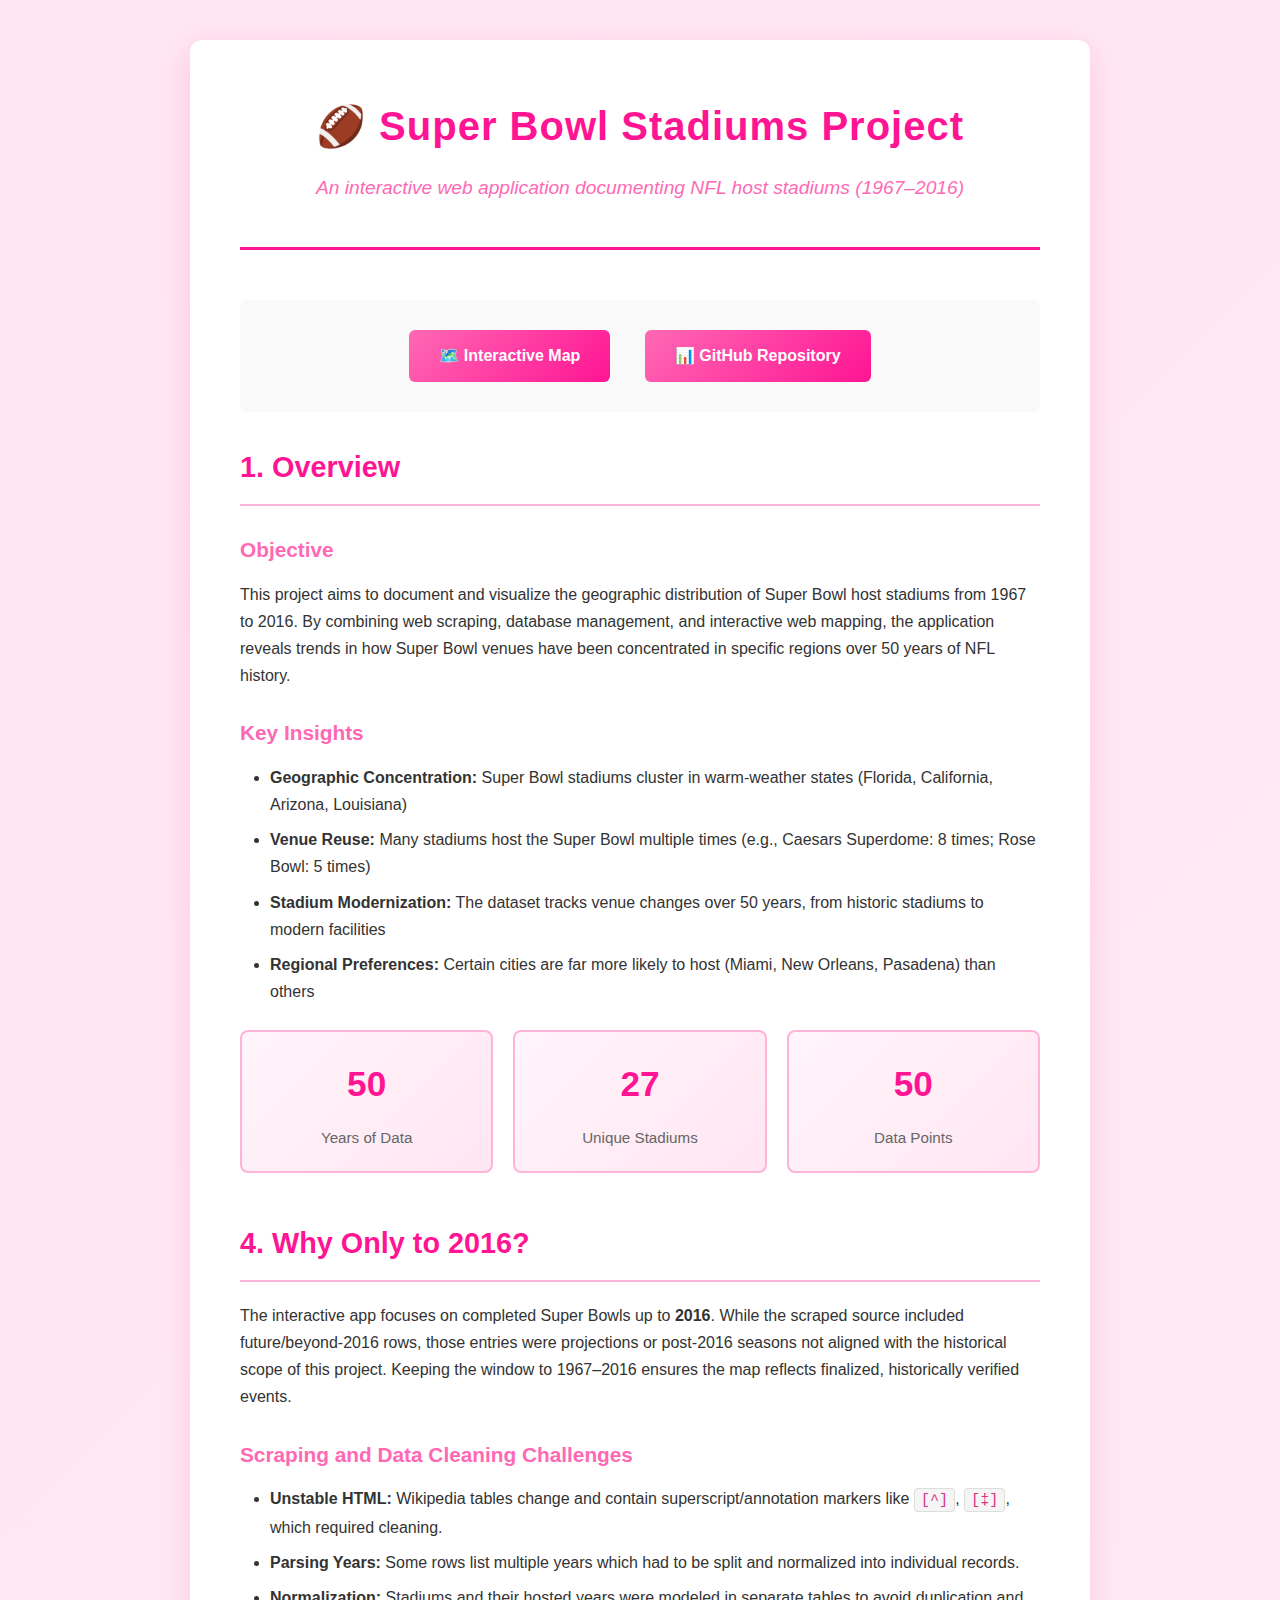
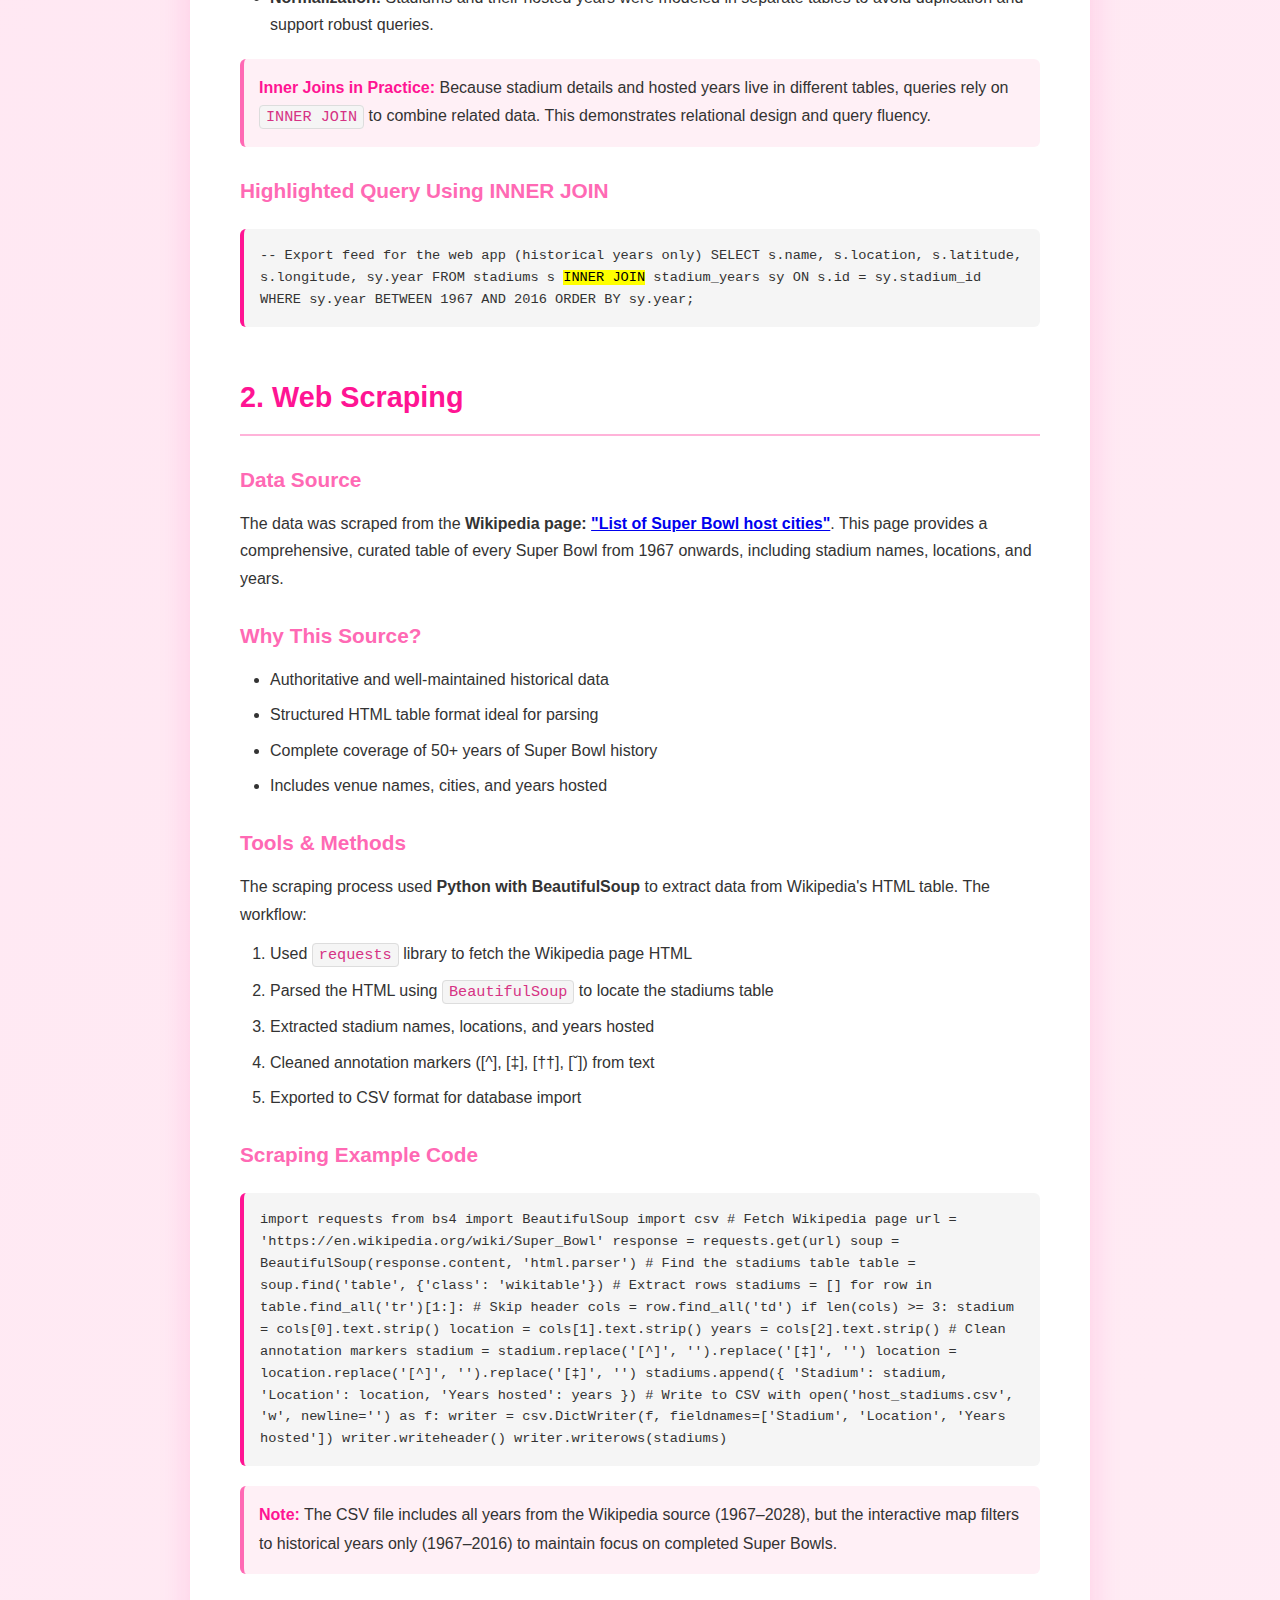
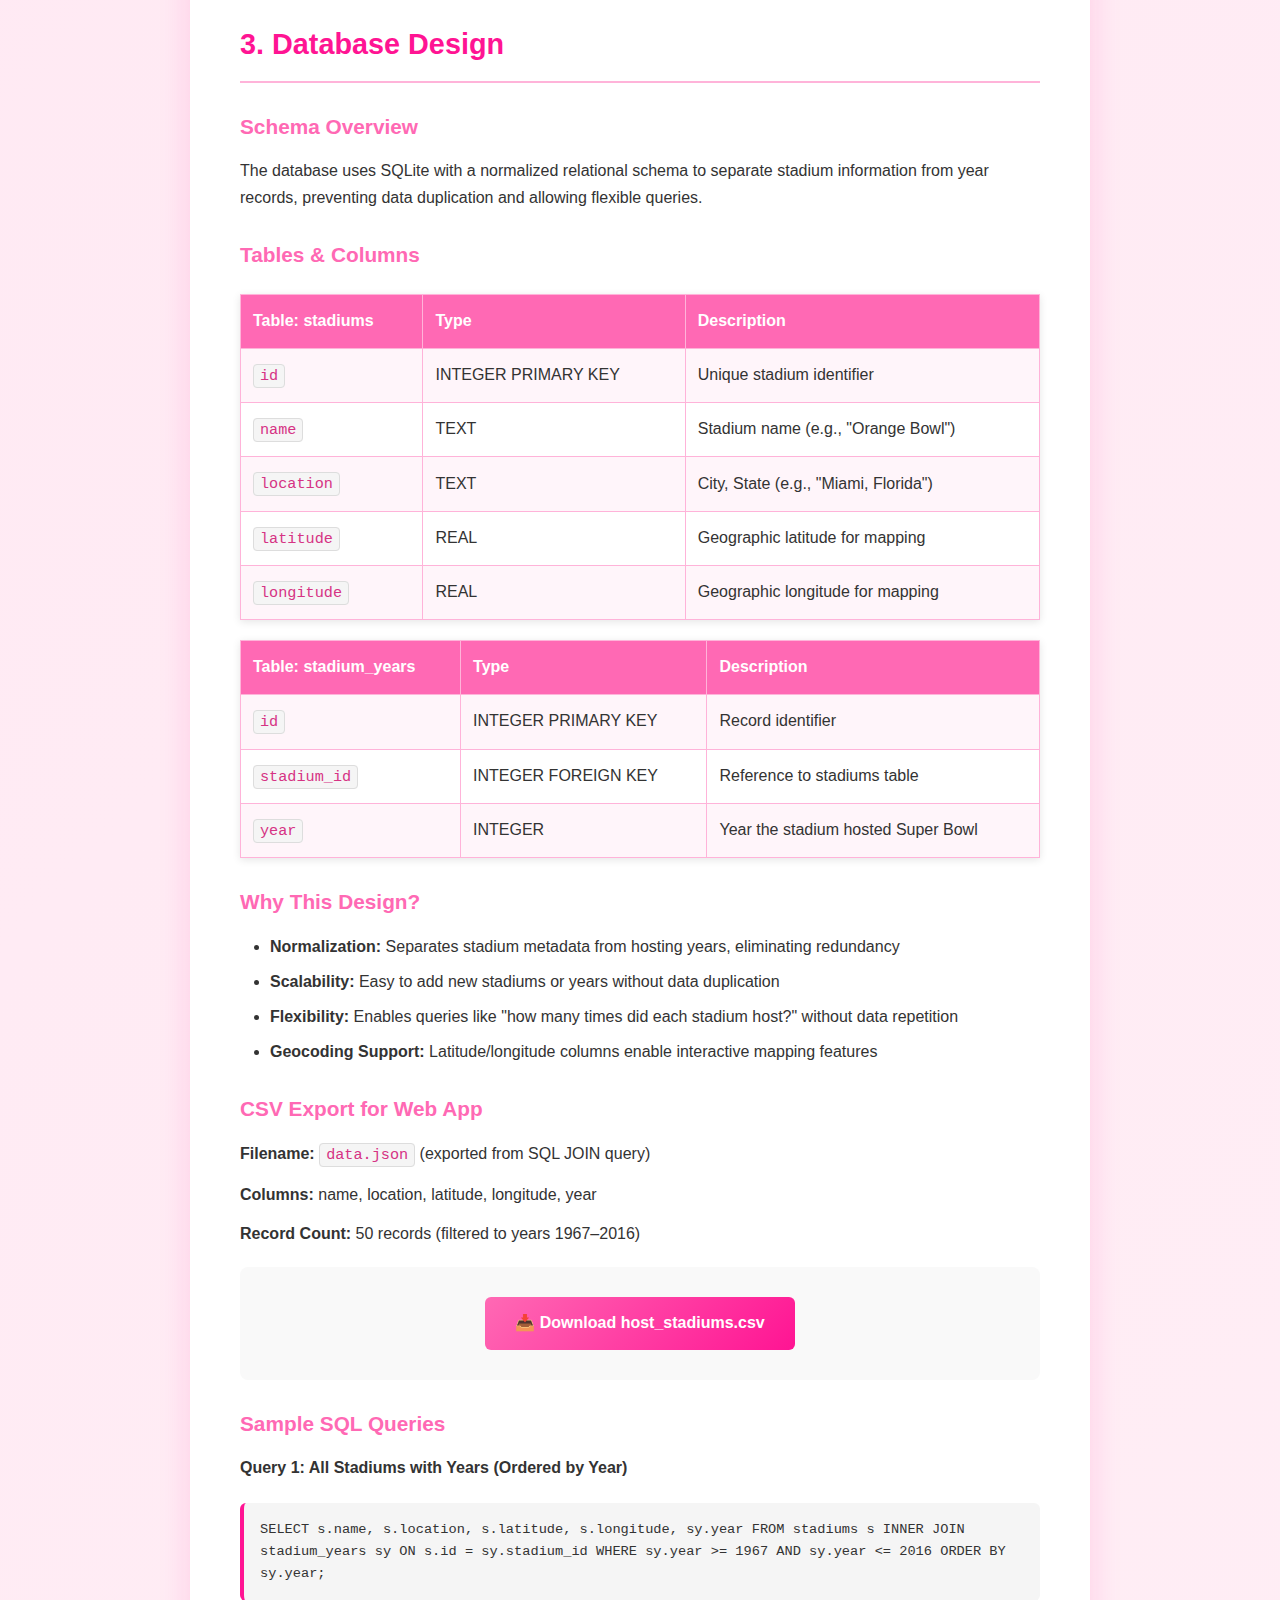
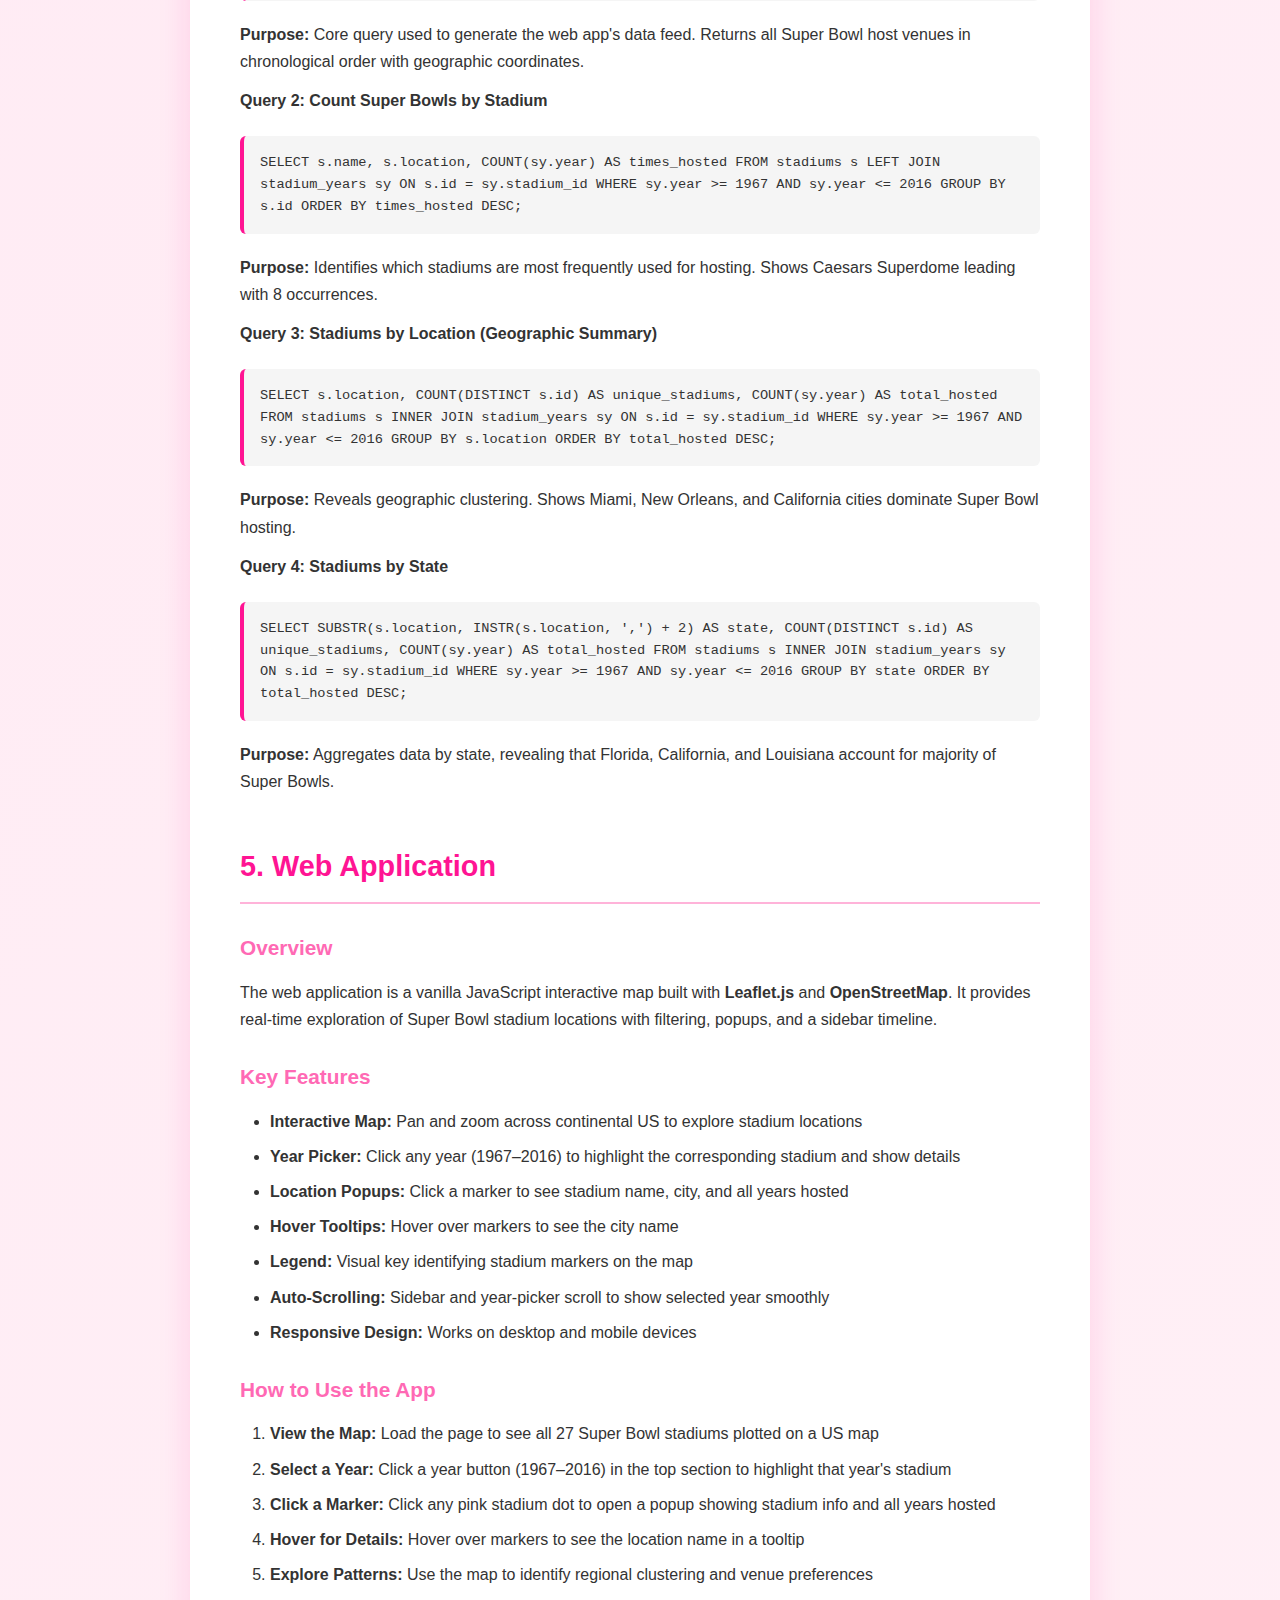
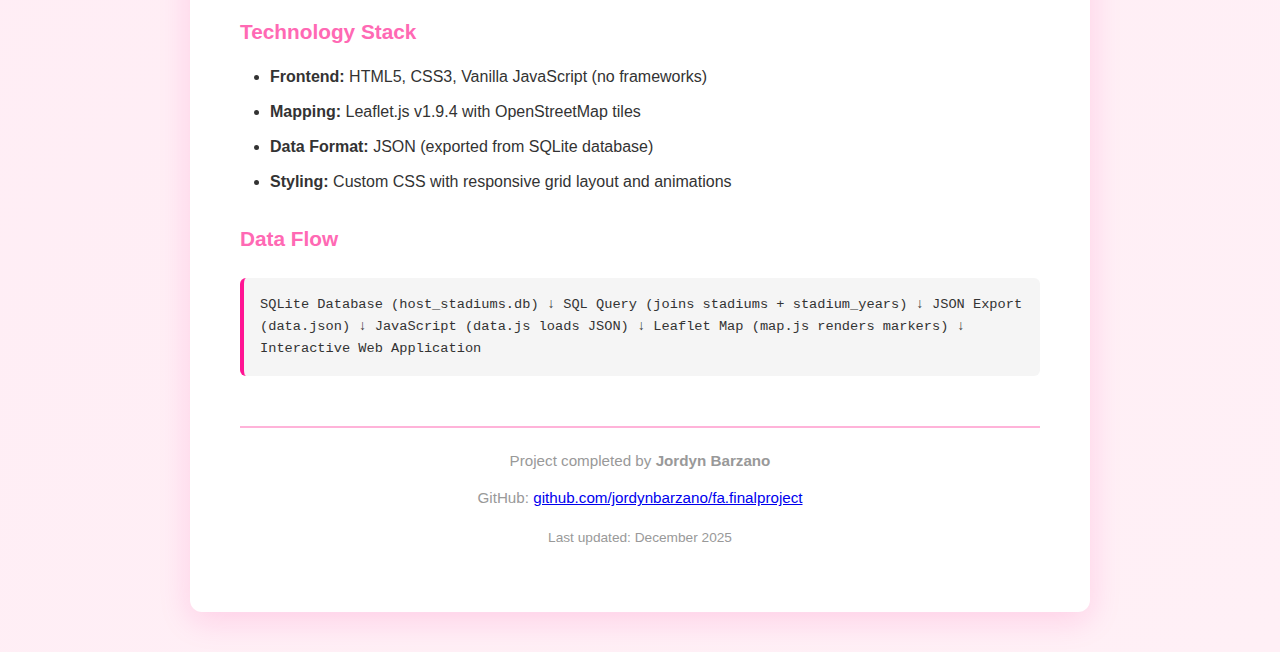
<file: project-report.html>
<!DOCTYPE html>
<html lang="en">
<head>
    <meta charset="UTF-8">
    <meta name="viewport" content="width=device-width, initial-scale=1.0">
    <title>Super Bowl Stadiums Project Report</title>
    <style>
        * {
            margin: 0;
            padding: 0;
            box-sizing: border-box;
        }

        body {
            font-family: 'Segoe UI', Tahoma, Geneva, Verdana, sans-serif;
            line-height: 1.8;
            color: #333;
            background: linear-gradient(135deg, #ffe6f2 0%, #fff0f6 100%);
            min-height: 100vh;
            padding: 40px 20px;
        }

        .container {
            max-width: 900px;
            margin: 0 auto;
            background: white;
            border-radius: 12px;
            box-shadow: 0 8px 32px rgba(255, 20, 147, 0.15);
            padding: 50px;
            position: relative;
        }

        header {
            text-align: center;
            margin-bottom: 50px;
            border-bottom: 3px solid #ff1493;
            padding-bottom: 30px;
        }

        header h1 {
            font-size: 2.5em;
            color: #ff1493;
            margin-bottom: 10px;
            letter-spacing: 1px;
        }

        header .subtitle {
            font-size: 1.2em;
            color: #ff69b4;
            font-style: italic;
        }

        section {
            margin-bottom: 45px;
        }

        section h2 {
            font-size: 1.8em;
            color: #ff1493;
            margin-bottom: 20px;
            padding-bottom: 10px;
            border-bottom: 2px solid #ffb3d9;
        }

        section h3 {
            font-size: 1.3em;
            color: #ff69b4;
            margin-top: 25px;
            margin-bottom: 12px;
        }

        p, li {
            margin-bottom: 12px;
            font-size: 1em;
            line-height: 1.7;
        }

        ul, ol {
            margin-left: 30px;
            margin-bottom: 15px;
        }

        li {
            margin-bottom: 8px;
        }

        code {
            background: #f5f5f5;
            border: 1px solid #ddd;
            border-radius: 4px;
            padding: 2px 6px;
            font-family: 'Courier New', monospace;
            font-size: 0.95em;
            color: #d63384;
        }

        .code-block {
            background: #f5f5f5;
            border-left: 4px solid #ff1493;
            border-radius: 6px;
            padding: 16px;
            margin: 20px 0;
            overflow-x: auto;
            font-family: 'Courier New', monospace;
            font-size: 0.9em;
            line-height: 1.6;
        }

        .code-block code {
            background: none;
            border: none;
            padding: 0;
            color: #333;
            display: block;
        }

        .highlight-box {
            background: #fff0f6;
            border-left: 4px solid #ff69b4;
            padding: 15px;
            border-radius: 6px;
            margin: 20px 0;
        }

        .highlight-box strong {
            color: #ff1493;
        }

        .nav-links {
            margin: 30px 0;
            padding: 20px;
            background: #f9f9f9;
            border-radius: 8px;
            text-align: center;
        }

        .nav-links a {
            display: inline-block;
            margin: 10px 15px;
            padding: 12px 30px;
            background: linear-gradient(135deg, #ff69b4 0%, #ff1493 100%);
            color: white;
            text-decoration: none;
            border-radius: 6px;
            font-weight: 600;
            transition: all 0.3s ease;
        }

        .nav-links a:hover {
            transform: translateY(-3px);
            box-shadow: 0 6px 16px rgba(255, 20, 147, 0.3);
        }

        table {
            width: 100%;
            border-collapse: collapse;
            margin: 20px 0;
            box-shadow: 0 2px 8px rgba(0, 0, 0, 0.1);
        }

        th, td {
            border: 1px solid #ffb3d9;
            padding: 12px;
            text-align: left;
        }

        th {
            background: #ff69b4;
            color: white;
            font-weight: 600;
        }

        tr:nth-child(even) {
            background: #fff5fa;
        }

        .metadata {
            display: flex;
            justify-content: space-between;
            padding: 20px;
            background: #f9f9f9;
            border-radius: 8px;
            margin-bottom: 30px;
            font-size: 0.95em;
        }

        .metadata div {
            display: flex;
            align-items: center;
            gap: 10px;
        }

        footer {
            text-align: center;
            margin-top: 50px;
            padding-top: 20px;
            border-top: 2px solid #ffb3d9;
            font-size: 0.95em;
            color: #999;
        }

        .stats {
            display: grid;
            grid-template-columns: repeat(auto-fit, minmax(200px, 1fr));
            gap: 20px;
            margin: 25px 0;
        }

        .stat-box {
            background: linear-gradient(135deg, #fff5fa 0%, #ffe6f2 100%);
            border: 2px solid #ffb3d9;
            border-radius: 8px;
            padding: 20px;
            text-align: center;
        }

        .stat-number {
            font-size: 2.2em;
            color: #ff1493;
            font-weight: bold;
            margin-bottom: 8px;
        }

        .stat-label {
            font-size: 0.95em;
            color: #666;
        }

        @media (max-width: 768px) {
            .container {
                padding: 30px 20px;
            }

            header h1 {
                font-size: 1.8em;
            }

            section h2 {
                font-size: 1.4em;
            }

            .metadata {
                flex-direction: column;
                gap: 10px;
            }
        }
    </style>
</head>
<body>
    <div class="container">
        <header>
            <h1>🏈 Super Bowl Stadiums Project</h1>
            <p class="subtitle">An interactive web application documenting NFL host stadiums (1967–2016)</p>
        </header>

        <div class="nav-links">
            <a href="index.html">🗺️ Interactive Map</a>
            <a href="https://github.com/jordynbarzano/fa.finalproject" target="_blank">📊 GitHub Repository</a>
        </div>

        <!-- OVERVIEW SECTION -->
        <section id="overview">
            <h2>1. Overview</h2>
            
            <h3>Objective</h3>
            <p>
                This project aims to document and visualize the geographic distribution of Super Bowl host stadiums from 1967 to 2016. 
                By combining web scraping, database management, and interactive web mapping, the application reveals trends in how Super Bowl venues 
                have been concentrated in specific regions over 50 years of NFL history.
            </p>

            <h3>Key Insights</h3>
            <ul>
                <li><strong>Geographic Concentration:</strong> Super Bowl stadiums cluster in warm-weather states (Florida, California, Arizona, Louisiana)</li>
                <li><strong>Venue Reuse:</strong> Many stadiums host the Super Bowl multiple times (e.g., Caesars Superdome: 8 times; Rose Bowl: 5 times)</li>
                <li><strong>Stadium Modernization:</strong> The dataset tracks venue changes over 50 years, from historic stadiums to modern facilities</li>
                <li><strong>Regional Preferences:</strong> Certain cities are far more likely to host (Miami, New Orleans, Pasadena) than others</li>
            </ul>

            <div class="stats">
                <div class="stat-box">
                    <div class="stat-number">50</div>
                    <div class="stat-label">Years of Data</div>
                </div>
                <div class="stat-box">
                    <div class="stat-number">27</div>
                    <div class="stat-label">Unique Stadiums</div>
                </div>
                <div class="stat-box">
                    <div class="stat-number">50</div>
                    <div class="stat-label">Data Points</div>
                </div>
            </div>
        </section>

        <!-- WHY ONLY TO 2016 SECTION -->
        <section id="why-2016">
            <h2>4. Why Only to 2016?</h2>
            <p>
                The interactive app focuses on completed Super Bowls up to <strong>2016</strong>. While the scraped source included
                future/beyond-2016 rows, those entries were projections or post-2016 seasons not aligned with the historical scope of this project.
                Keeping the window to 1967–2016 ensures the map reflects finalized, historically verified events.
            </p>
            <h3>Scraping and Data Cleaning Challenges</h3>
            <ul>
                <li><strong>Unstable HTML:</strong> Wikipedia tables change and contain superscript/annotation markers like <code>[^]</code>, <code>[‡]</code>, which required cleaning.</li>
                <li><strong>Parsing Years:</strong> Some rows list multiple years which had to be split and normalized into individual records.</li>
                <li><strong>Normalization:</strong> Stadiums and their hosted years were modeled in separate tables to avoid duplication and support robust queries.</li>
            </ul>
            <div class="highlight-box">
                <strong>Inner Joins in Practice:</strong> Because stadium details and hosted years live in different tables, queries rely on
                <code>INNER JOIN</code> to combine related data. This demonstrates relational design and query fluency.
            </div>
            <h3>Highlighted Query Using INNER JOIN</h3>
            <div class="code-block">
                <code>-- Export feed for the web app (historical years only)
SELECT s.name, s.location, s.latitude, s.longitude, sy.year
FROM stadiums s
<mark>INNER JOIN</mark> stadium_years sy ON s.id = sy.stadium_id
WHERE sy.year BETWEEN 1967 AND 2016
ORDER BY sy.year;</code>
            </div>
        </section>

        <!-- WEB SCRAPING SECTION -->
        <section id="scraping">
            <h2>2. Web Scraping</h2>

            <h3>Data Source</h3>
            <p>
                The data was scraped from the <strong>Wikipedia page: 
                <a href="https://en.wikipedia.org/wiki/Super_Bowl" target="_blank">"List of Super Bowl host cities"</a></strong>. 
                This page provides a comprehensive, curated table of every Super Bowl from 1967 onwards, including stadium names, locations, and years.
            </p>

            <h3>Why This Source?</h3>
            <ul>
                <li>Authoritative and well-maintained historical data</li>
                <li>Structured HTML table format ideal for parsing</li>
                <li>Complete coverage of 50+ years of Super Bowl history</li>
                <li>Includes venue names, cities, and years hosted</li>
            </ul>

            <h3>Tools & Methods</h3>
            <p>
                The scraping process used <strong>Python with BeautifulSoup</strong> to extract data from Wikipedia's HTML table. 
                The workflow:
            </p>
            <ol>
                <li>Used <code>requests</code> library to fetch the Wikipedia page HTML</li>
                <li>Parsed the HTML using <code>BeautifulSoup</code> to locate the stadiums table</li>
                <li>Extracted stadium names, locations, and years hosted</li>
                <li>Cleaned annotation markers ([^], [‡], [††], [ˇ]) from text</li>
                <li>Exported to CSV format for database import</li>
            </ol>

            <h3>Scraping Example Code</h3>
            <div class="code-block">
                <code>import requests
from bs4 import BeautifulSoup
import csv

# Fetch Wikipedia page
url = 'https://en.wikipedia.org/wiki/Super_Bowl'
response = requests.get(url)
soup = BeautifulSoup(response.content, 'html.parser')

# Find the stadiums table
table = soup.find('table', {'class': 'wikitable'})

# Extract rows
stadiums = []
for row in table.find_all('tr')[1:]:  # Skip header
    cols = row.find_all('td')
    if len(cols) >= 3:
        stadium = cols[0].text.strip()
        location = cols[1].text.strip()
        years = cols[2].text.strip()
        
        # Clean annotation markers
        stadium = stadium.replace('[^]', '').replace('[‡]', '')
        location = location.replace('[^]', '').replace('[‡]', '')
        
        stadiums.append({
            'Stadium': stadium,
            'Location': location,
            'Years hosted': years
        })

# Write to CSV
with open('host_stadiums.csv', 'w', newline='') as f:
    writer = csv.DictWriter(f, fieldnames=['Stadium', 'Location', 'Years hosted'])
    writer.writeheader()
    writer.writerows(stadiums)</code>
            </div>

            <div class="highlight-box">
                <strong>Note:</strong> The CSV file includes all years from the Wikipedia source (1967–2028), 
                but the interactive map filters to historical years only (1967–2016) to maintain focus on completed Super Bowls.
            </div>
        </section>

        <!-- DATABASE SECTION -->
        <section id="database">
            <h2>3. Database Design</h2>

            <h3>Schema Overview</h3>
            <p>
                The database uses SQLite with a normalized relational schema to separate stadium information from year records, 
                preventing data duplication and allowing flexible queries.
            </p>

            <h3>Tables & Columns</h3>

            <table>
                <tr>
                    <th>Table: stadiums</th>
                    <th>Type</th>
                    <th>Description</th>
                </tr>
                <tr>
                    <td><code>id</code></td>
                    <td>INTEGER PRIMARY KEY</td>
                    <td>Unique stadium identifier</td>
                </tr>
                <tr>
                    <td><code>name</code></td>
                    <td>TEXT</td>
                    <td>Stadium name (e.g., "Orange Bowl")</td>
                </tr>
                <tr>
                    <td><code>location</code></td>
                    <td>TEXT</td>
                    <td>City, State (e.g., "Miami, Florida")</td>
                </tr>
                <tr>
                    <td><code>latitude</code></td>
                    <td>REAL</td>
                    <td>Geographic latitude for mapping</td>
                </tr>
                <tr>
                    <td><code>longitude</code></td>
                    <td>REAL</td>
                    <td>Geographic longitude for mapping</td>
                </tr>
            </table>

            <table>
                <tr>
                    <th>Table: stadium_years</th>
                    <th>Type</th>
                    <th>Description</th>
                </tr>
                <tr>
                    <td><code>id</code></td>
                    <td>INTEGER PRIMARY KEY</td>
                    <td>Record identifier</td>
                </tr>
                <tr>
                    <td><code>stadium_id</code></td>
                    <td>INTEGER FOREIGN KEY</td>
                    <td>Reference to stadiums table</td>
                </tr>
                <tr>
                    <td><code>year</code></td>
                    <td>INTEGER</td>
                    <td>Year the stadium hosted Super Bowl</td>
                </tr>
            </table>

            <h3>Why This Design?</h3>
            <ul>
                <li><strong>Normalization:</strong> Separates stadium metadata from hosting years, eliminating redundancy</li>
                <li><strong>Scalability:</strong> Easy to add new stadiums or years without data duplication</li>
                <li><strong>Flexibility:</strong> Enables queries like "how many times did each stadium host?" without data repetition</li>
                <li><strong>Geocoding Support:</strong> Latitude/longitude columns enable interactive mapping features</li>
            </ul>

            <h3>CSV Export for Web App</h3>
            <p><strong>Filename:</strong> <code>data.json</code> (exported from SQL JOIN query)</p>
            <p><strong>Columns:</strong> name, location, latitude, longitude, year</p>
            <p><strong>Record Count:</strong> 50 records (filtered to years 1967–2016)</p>

            <div style="margin: 20px 0;" class="nav-links">
                <a href="host_stadiums.csv" download>📥 Download host_stadiums.csv</a>
            </div>

            <h3>Sample SQL Queries</h3>

            <h4>Query 1: All Stadiums with Years (Ordered by Year)</h4>
            <div class="code-block">
                <code>SELECT s.name, s.location, s.latitude, s.longitude, sy.year
FROM stadiums s
INNER JOIN stadium_years sy ON s.id = sy.stadium_id
WHERE sy.year >= 1967 AND sy.year <= 2016
ORDER BY sy.year;</code>
            </div>
            <p><strong>Purpose:</strong> Core query used to generate the web app's data feed. Returns all Super Bowl host venues in chronological order with geographic coordinates.</p>

            <h4>Query 2: Count Super Bowls by Stadium</h4>
            <div class="code-block">
                <code>SELECT s.name, s.location, COUNT(sy.year) AS times_hosted
FROM stadiums s
LEFT JOIN stadium_years sy ON s.id = sy.stadium_id
WHERE sy.year >= 1967 AND sy.year <= 2016
GROUP BY s.id
ORDER BY times_hosted DESC;</code>
            </div>
            <p><strong>Purpose:</strong> Identifies which stadiums are most frequently used for hosting. Shows Caesars Superdome leading with 8 occurrences.</p>

            <h4>Query 3: Stadiums by Location (Geographic Summary)</h4>
            <div class="code-block">
                <code>SELECT s.location, COUNT(DISTINCT s.id) AS unique_stadiums, COUNT(sy.year) AS total_hosted
FROM stadiums s
INNER JOIN stadium_years sy ON s.id = sy.stadium_id
WHERE sy.year >= 1967 AND sy.year <= 2016
GROUP BY s.location
ORDER BY total_hosted DESC;</code>
            </div>
            <p><strong>Purpose:</strong> Reveals geographic clustering. Shows Miami, New Orleans, and California cities dominate Super Bowl hosting.</p>

            <h4>Query 4: Stadiums by State</h4>
            <div class="code-block">
                <code>SELECT 
  SUBSTR(s.location, INSTR(s.location, ',') + 2) AS state,
  COUNT(DISTINCT s.id) AS unique_stadiums,
  COUNT(sy.year) AS total_hosted
FROM stadiums s
INNER JOIN stadium_years sy ON s.id = sy.stadium_id
WHERE sy.year >= 1967 AND sy.year <= 2016
GROUP BY state
ORDER BY total_hosted DESC;</code>
            </div>
            <p><strong>Purpose:</strong> Aggregates data by state, revealing that Florida, California, and Louisiana account for majority of Super Bowls.</p>
        </section>

        <!-- WEB APP SECTION -->
        <section id="webapp">
            <h2>5. Web Application</h2>

            <h3>Overview</h3>
            <p>
                The web application is a vanilla JavaScript interactive map built with <strong>Leaflet.js</strong> and <strong>OpenStreetMap</strong>. 
                It provides real-time exploration of Super Bowl stadium locations with filtering, popups, and a sidebar timeline.
            </p>

            <h3>Key Features</h3>
            <ul>
                <li><strong>Interactive Map:</strong> Pan and zoom across continental US to explore stadium locations</li>
                <li><strong>Year Picker:</strong> Click any year (1967–2016) to highlight the corresponding stadium and show details</li>
                <li><strong>Location Popups:</strong> Click a marker to see stadium name, city, and all years hosted</li>
                <li><strong>Hover Tooltips:</strong> Hover over markers to see the city name</li>
                <li><strong>Legend:</strong> Visual key identifying stadium markers on the map</li>
                <li><strong>Auto-Scrolling:</strong> Sidebar and year-picker scroll to show selected year smoothly</li>
                <li><strong>Responsive Design:</strong> Works on desktop and mobile devices</li>
            </ul>

            <h3>How to Use the App</h3>
            <ol>
                <li><strong>View the Map:</strong> Load the page to see all 27 Super Bowl stadiums plotted on a US map</li>
                <li><strong>Select a Year:</strong> Click a year button (1967–2016) in the top section to highlight that year's stadium</li>
                <li><strong>Click a Marker:</strong> Click any pink stadium dot to open a popup showing stadium info and all years hosted</li>
                <li><strong>Hover for Details:</strong> Hover over markers to see the location name in a tooltip</li>
                <li><strong>Explore Patterns:</strong> Use the map to identify regional clustering and venue preferences</li>
            </ol>

            <h3>Technology Stack</h3>
            <ul>
                <li><strong>Frontend:</strong> HTML5, CSS3, Vanilla JavaScript (no frameworks)</li>
                <li><strong>Mapping:</strong> Leaflet.js v1.9.4 with OpenStreetMap tiles</li>
                <li><strong>Data Format:</strong> JSON (exported from SQLite database)</li>
                <li><strong>Styling:</strong> Custom CSS with responsive grid layout and animations</li>
            </ul>

            <h3>Data Flow</h3>
            <div class="code-block">
                <code>SQLite Database (host_stadiums.db)
    ↓
SQL Query (joins stadiums + stadium_years)
    ↓
JSON Export (data.json)
    ↓
JavaScript (data.js loads JSON)
    ↓
Leaflet Map (map.js renders markers)
    ↓
Interactive Web Application</code>
            </div>
        </section>

        <footer>
            <p>Project completed by <strong>Jordyn Barzano</strong></p>
            <p>GitHub: <a href="https://github.com/jordynbarzano/fa.finalproject" target="_blank">github.com/jordynbarzano/fa.finalproject</a></p>
            <p style="margin-top: 15px; font-size: 0.9em;">Last updated: December 2025</p>
        </footer>
    </div>
</body>
</html>
</file>
